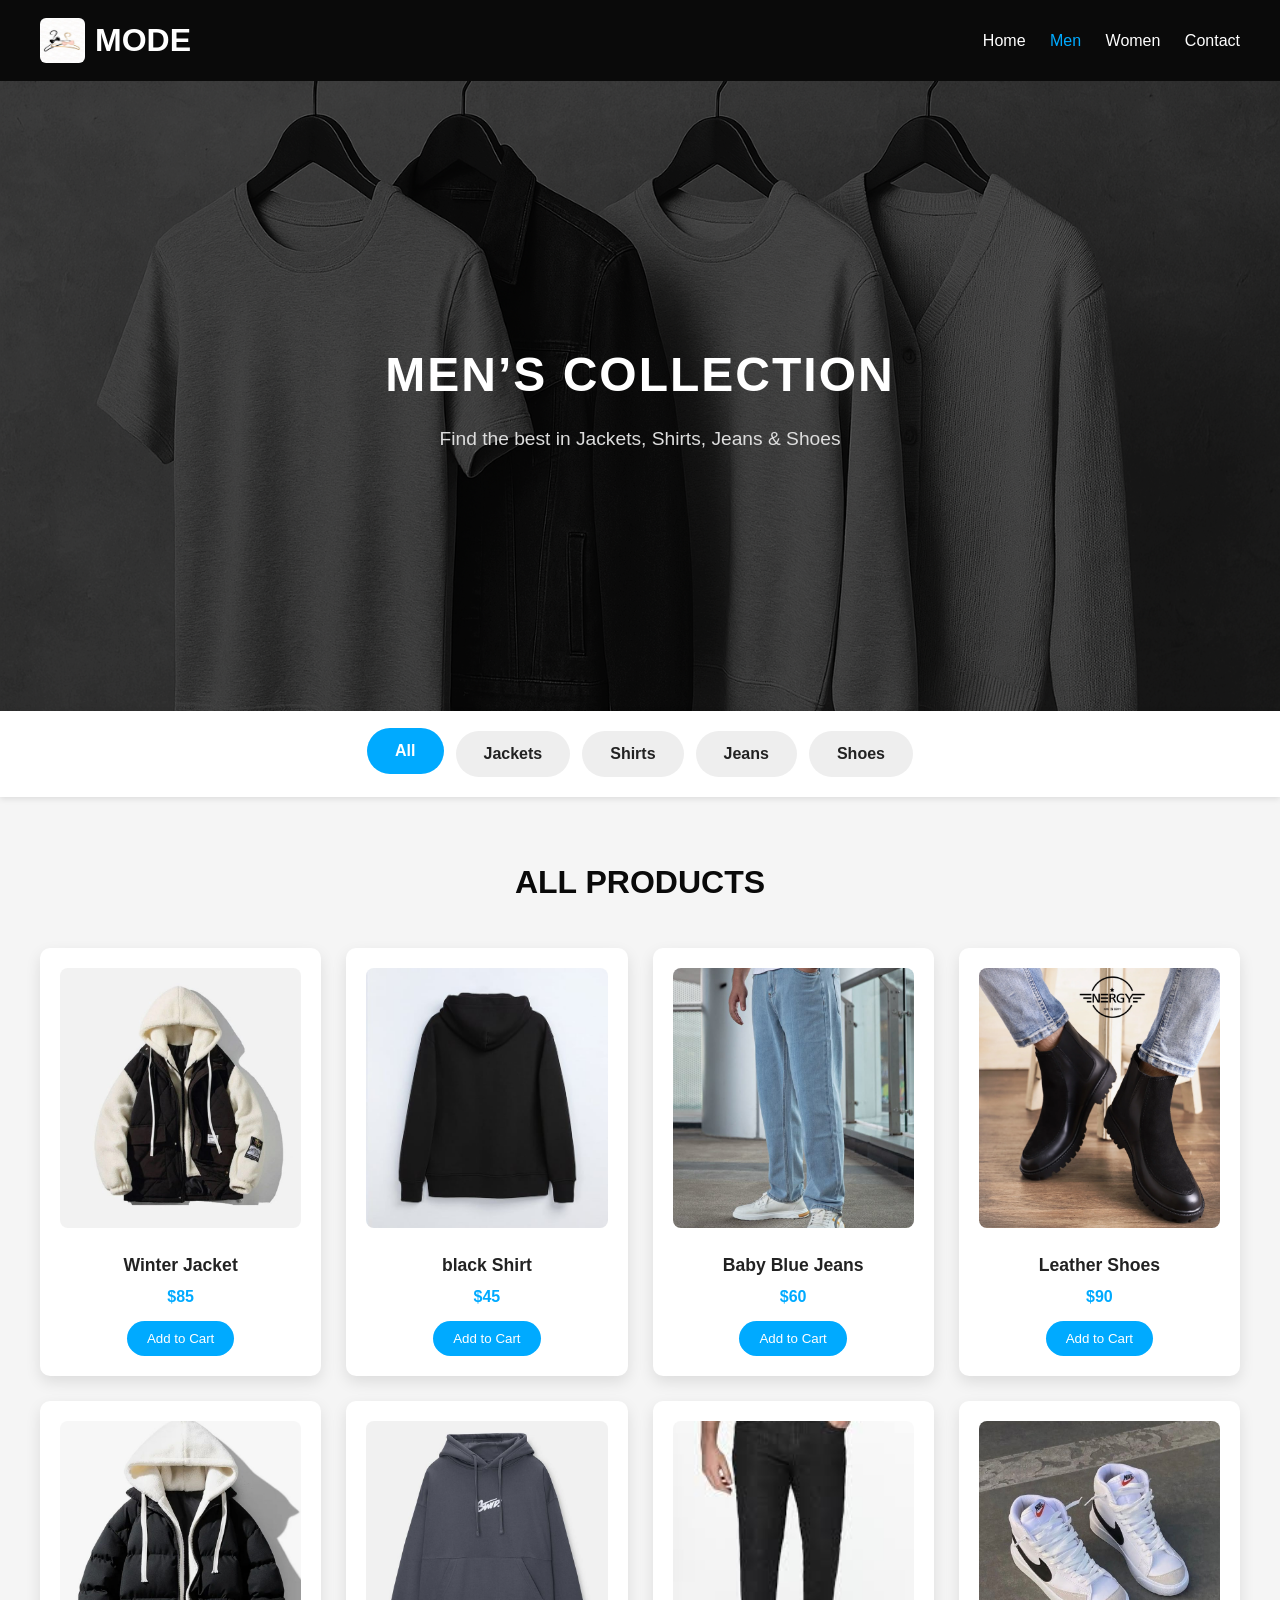
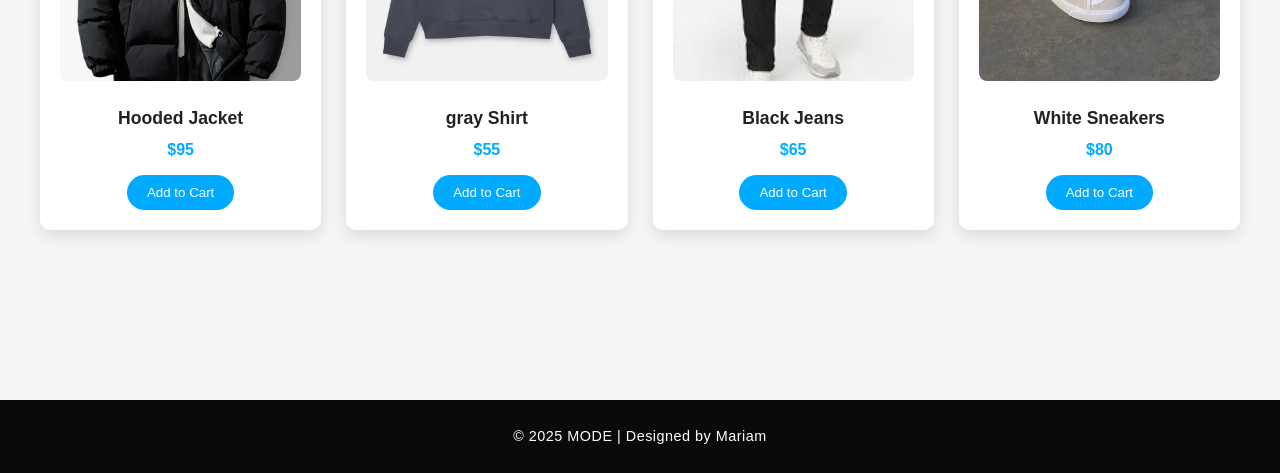
<file: index.html>
<!DOCTYPE html>
<html lang="en">
<head>
  <meta charset="UTF-8" />
  <meta name="viewport" content="width=device-width, initial-scale=1.0" />
  <title>MODE - Men's Collection</title>
  <link rel="stylesheet" href="men.css" />
  <link href="https://cdnjs.cloudflare.com/ajax/libs/font-awesome/6.4.0/css/all.min.css" rel="stylesheet">
</head>
<body>

  <!-- Header -->
  <header class="header">
    <div class="logo">
      <img src="images/log.jpg" alt="MODE Logo">
      <h1>MODE</h1>
    </div>
    <nav class="nav">
      <a href="home.html">Home</a>
      <a href="index.html" class="active">Men</a>
      <a href="#">Women</a>
      <a href="#">Contact</a>
    </nav>
  </header>

  <!-- Hero Section -->
  <section class="hero">
  <div class="overlay"></div>
  <div class="hero-content">
    <h2>Men’s Collection</h2>
    <p>Find the best in Jackets, Shirts, Jeans & Shoes</p>
  </div>
</section>

  <!-- Categories Buttons -->
  <div class="categories">
    <a href="index.html" class="active">All</a>
    <a href="jackets.html">Jackets</a>
    <a href="shirts.html">Shirts</a>
    <a href="jeans.html">Jeans</a>
    <a href="shoes.html">Shoes</a>
  </div>

  <!-- Product Section -->
  <section class="products">
    <h2>All Products</h2>

    <div class="product-grid">
      <div class="product-card"><img src="images/jac.jpg"><h3>Winter Jacket</h3><p>$85</p><button>Add to Cart</button></div>
      <div class="product-card"><img src="images/shirt.jpg"><h3>black Shirt</h3><p>$45</p><button>Add to Cart</button></div>
      <div class="product-card"><img src="images/jeans.jpg"><h3>Baby Blue Jeans</h3><p>$60</p><button>Add to Cart</button></div>
      <div class="product-card"><img src="images/shoes4.webp"><h3>Leather Shoes</h3><p>$90</p><button>Add to Cart</button></div>
      <div class="product-card"><img src="images/jac1.jpg"><h3>Hooded Jacket</h3><p>$95</p><button>Add to Cart</button></div>
      <div class="product-card"><img src="images/shirt2.jpg"><h3>gray Shirt</h3><p>$55</p><button>Add to Cart</button></div>
      <div class="product-card"><img src="images/jeans1.jpeg"><h3>Black Jeans</h3><p>$65</p><button>Add to Cart</button></div>
      <div class="product-card"><img src="images/shoes2.jpg"><h3>White Sneakers</h3><p>$80</p><button>Add to Cart</button></div>
    </div>
  </section>

  <!-- Footer -->
  <footer>
    <p>&copy; 2025 MODE | Designed by Mariam</p>
  </footer>

</body>
</html>
</file>
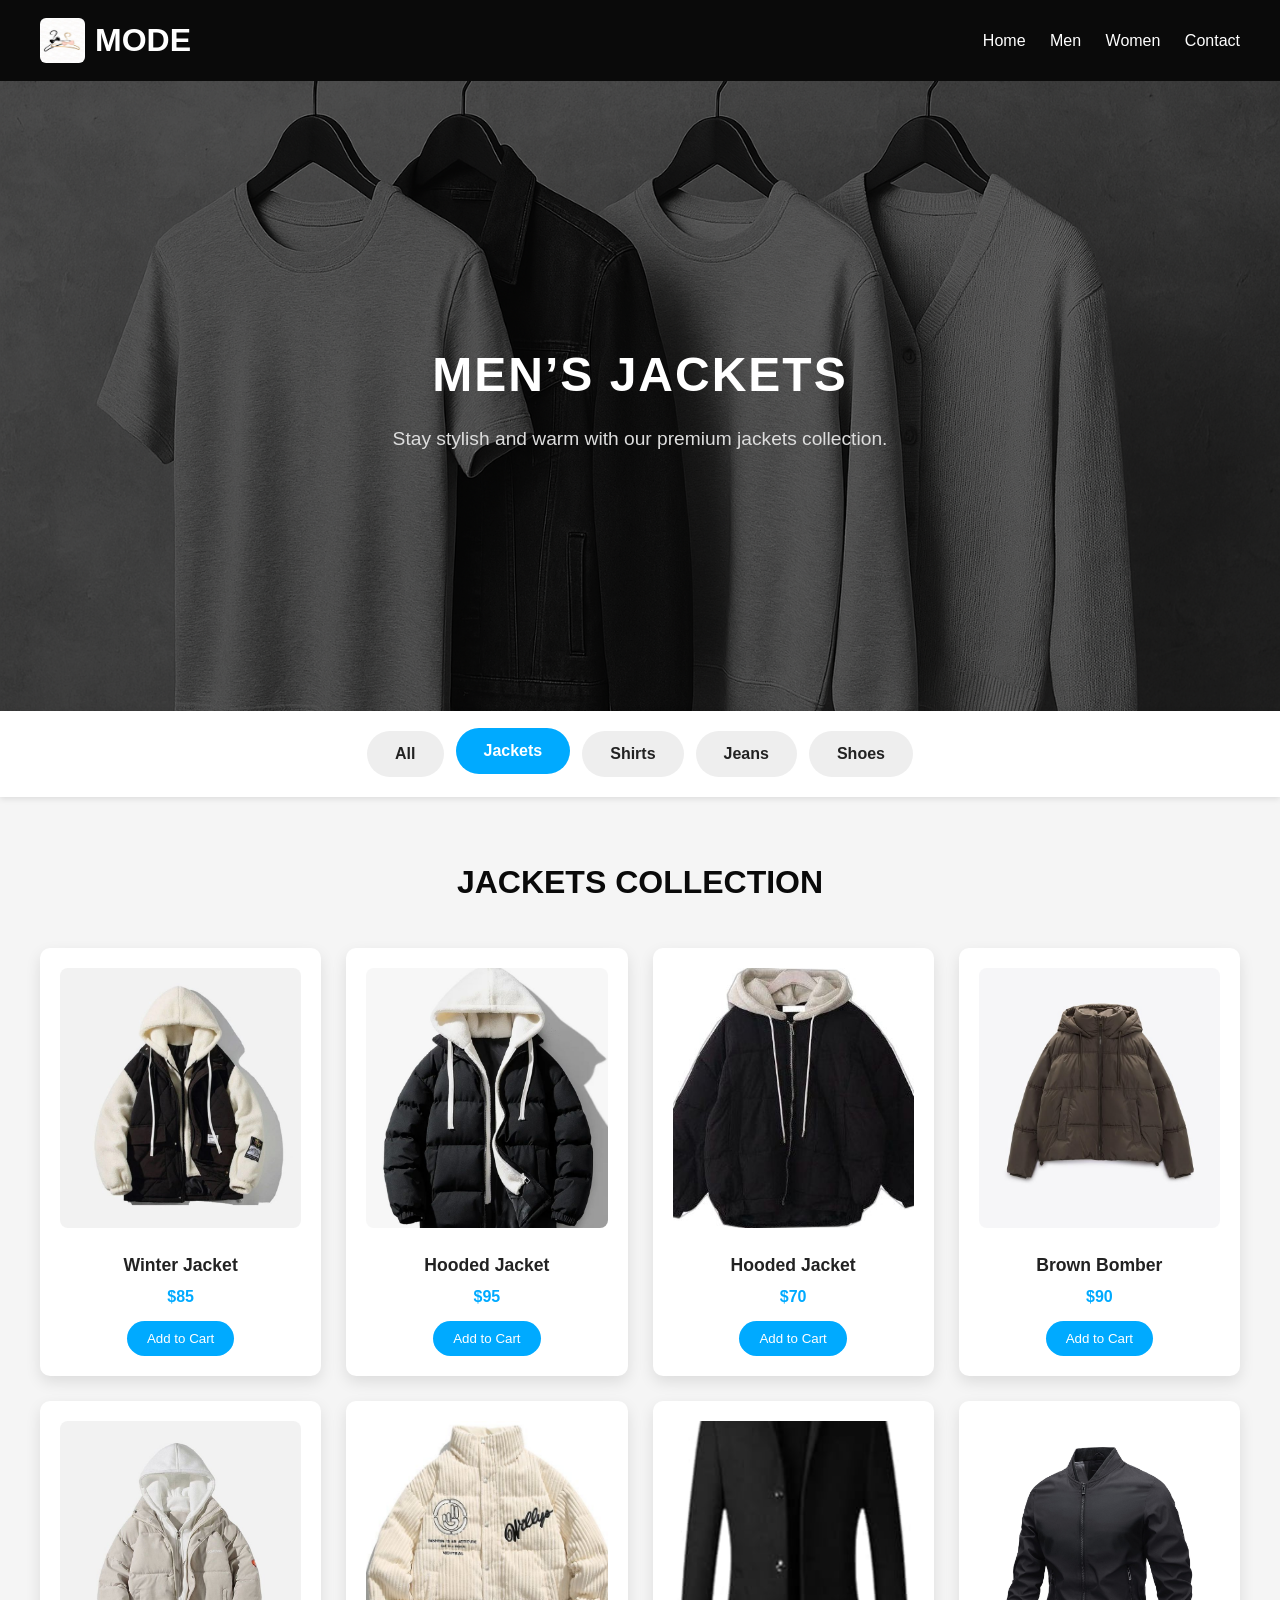
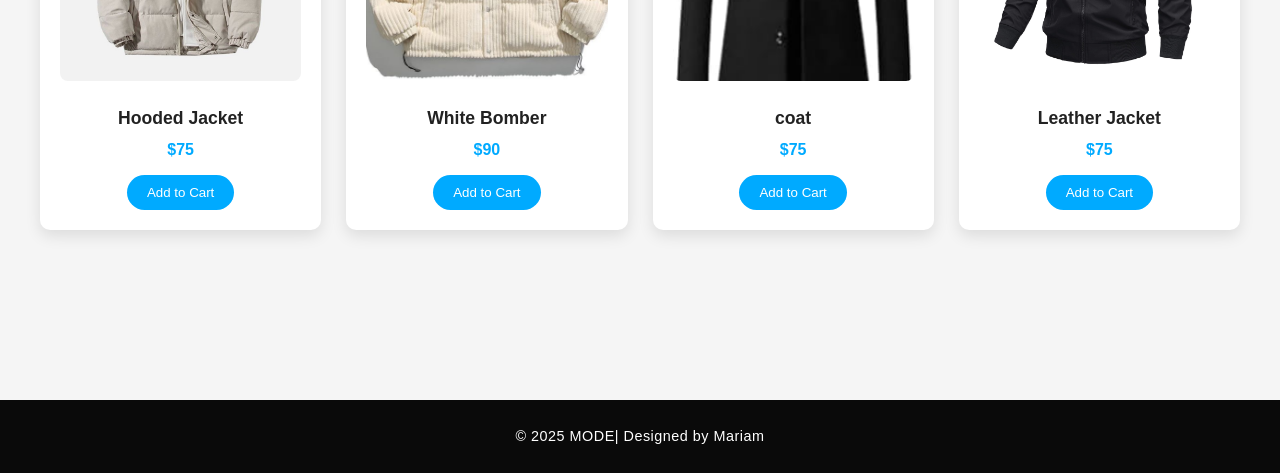
<file: jackets.html>
<!DOCTYPE html>
<html lang="en">
<head>
  <meta charset="UTF-8" />
  <meta name="viewport" content="width=device-width, initial-scale=1.0" />
  <title>ModeOn - Jackets</title>
  <link rel="stylesheet" href="men.css" />
</head>
<body>

  <header class="header">
    <div class="logo">
      <img src="images/log.jpg" alt="ModeOn Logo">
      <h1>MODE</h1>
    </div>
    <nav class="nav">
      <a href="home.html">Home</a>
      <a href="index.html">Men</a>
      <a href="women.html">Women</a>
      <a href="#">Contact</a>
    </nav>
  </header>

  <section class="hero">
    <div class="hero-content">
      <h2>Men’s Jackets</h2>
      <p>Stay stylish and warm with our premium jackets collection.</p>
    </div>
  </section>

  <div class="categories">
    <a href="index.html">All</a>
    <a href="jackets.html" class="active">Jackets</a>
    <a href="shirts.html">Shirts</a>
    <a href="jeans.html">Jeans</a>
    <a href="shoes.html">Shoes</a>
  </div>

  <section class="products">
    <h2>Jackets Collection</h2>

    <div class="product-grid">
      <div class="product-card"><img src="images/jac.jpg"><h3>Winter Jacket</h3><p>$85</p><button>Add to Cart</button></div>
      <div class="product-card"><img src="images/jac1.jpg"><h3>Hooded Jacket</h3><p>$95</p><button>Add to Cart</button></div>
      <div class="product-card"><img src="images/jac2.jpg"><h3>Hooded Jacket</h3><p>$70</p><button>Add to Cart</button></div>
      <div class="product-card"><img src="images/jac3.jpg"><h3>Brown Bomber</h3><p>$90</p><button>Add to Cart</button></div>
      <div class="product-card"><img src="images/jac4.jpg"><h3>Hooded Jacket</h3><p>$75</p><button>Add to Cart</button></div>
      <div class="product-card"><img src="images/jac5.jpg"><h3>White Bomber</h3><p>$90</p><button>Add to Cart</button></div>
      <div class="product-card"><img src="images/jac6.jpg"><h3>coat</h3><p>$75</p><button>Add to Cart</button></div>
      <div class="product-card"><img src="images/jac7.jpg"><h3>Leather Jacket</h3><p>$75</p><button>Add to Cart</button></div>
    </div>
  </section>

  <footer>
    <p>&copy; 2025 MODE| Designed by Mariam</p>
  </footer>

</body>
</html>
</file>
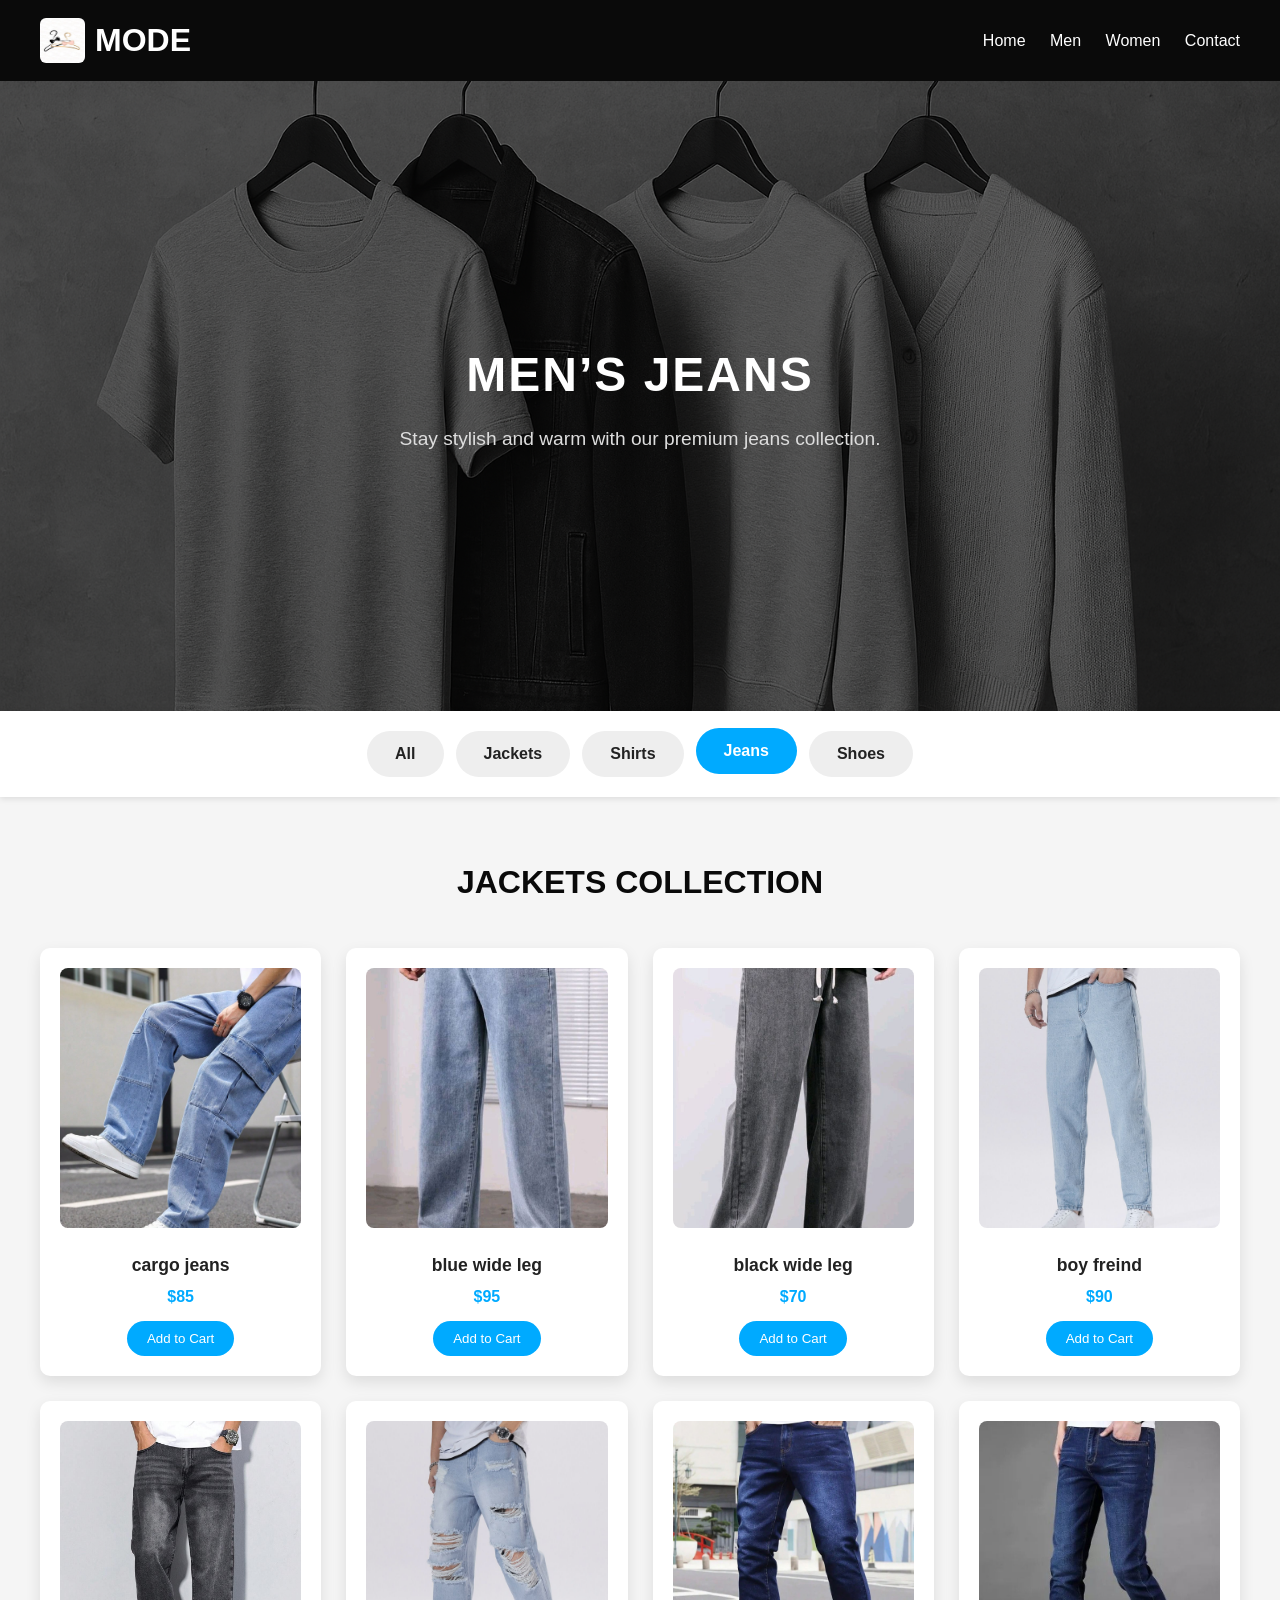
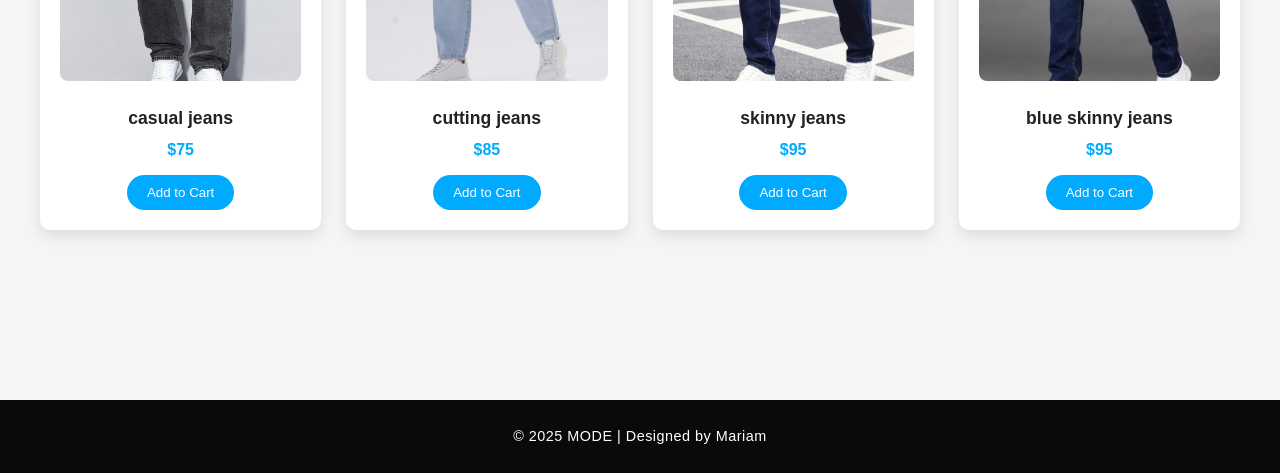
<file: jeans.html>
<!DOCTYPE html>
<html lang="en">
<head>
  <meta charset="UTF-8" />
  <meta name="viewport" content="width=device-width, initial-scale=1.0" />
  <title>ModeOn - Jackets</title>
  <link rel="stylesheet" href="men.css" />
</head>
<body>

  <header class="header">
    <div class="logo">
      <img src="images/log.jpg" alt="ModeOn Logo">
      <h1>MODE</h1>
    </div>
    <nav class="nav">
      <a href="home.html">Home</a>
      <a href="index.html">Men</a>
      <a href="women.html">Women</a>
      <a href="#">Contact</a>
    </nav>
  </header>

  <section class="hero">
    <div class="hero-content">
      <h2>Men’s Jeans</h2>
      <p>Stay stylish and warm with our premium jeans collection.</p>
    </div>
  </section>

  <div class="categories">
    <a href="index.html">All</a>
    <a href="jackets.html" >Jackets</a>
    <a href="shirts.html">Shirts</a>
    <a href="jeans.html" class="active">Jeans</a>
    <a href="shoes.html">Shoes</a>
  </div>

  <section class="products">
    <h2>Jackets Collection</h2>

    <div class="product-grid">
      <div class="product-card"><img src="images/cargo.jpg"><h3>cargo jeans</h3><p>$85</p><button>Add to Cart</button></div>
      <div class="product-card"><img src="images/wide leg.jpg"><h3>blue wide leg</h3><p>$95</p><button>Add to Cart</button></div>
      <div class="product-card"><img src="images/black wide leg.jpg"><h3>black wide leg</h3><p>$70</p><button>Add to Cart</button></div>
      <div class="product-card"><img src="images/boy friend.jpg"><h3>boy freind</h3><p>$90</p><button>Add to Cart</button></div>
      <div class="product-card"><img src="images/casual jeans.jpg"><h3>casual jeans</h3><p>$75</p><button>Add to Cart</button></div>
      <div class="product-card"><img src="images/cutting jeans1.jpg"><h3>cutting jeans</h3><p>$85</p><button>Add to Cart</button></div>
      <div class="product-card"><img src="images/skinny jeans.jpg"><h3>skinny jeans</h3><p>$95</p><button>Add to Cart</button></div>
      <div class="product-card"><img src="images/blue skinny jeans.jpg"><h3>blue skinny jeans</h3><p>$95</p><button>Add to Cart</button></div>

    </div>
  </section>

  <footer>
    <p>&copy; 2025 MODE | Designed by Mariam</p>
  </footer>

</body>
</html>
</file>
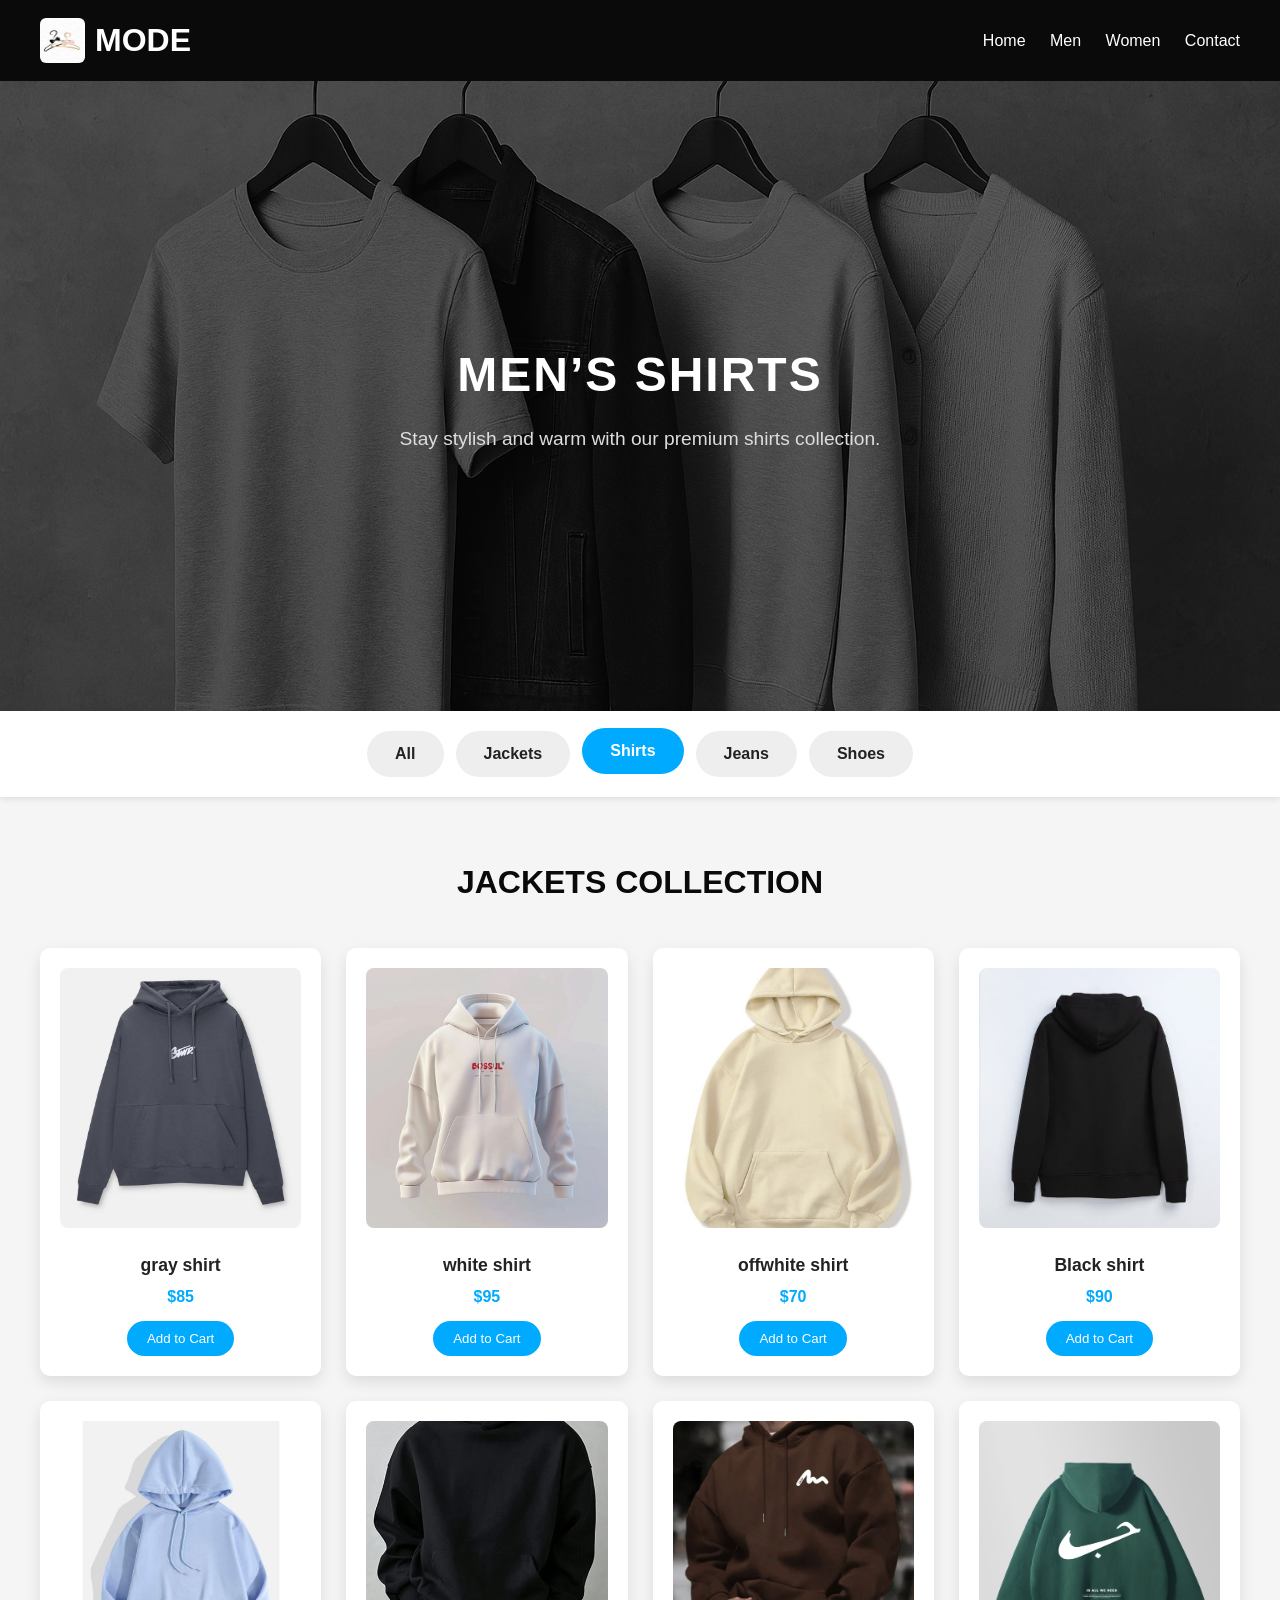
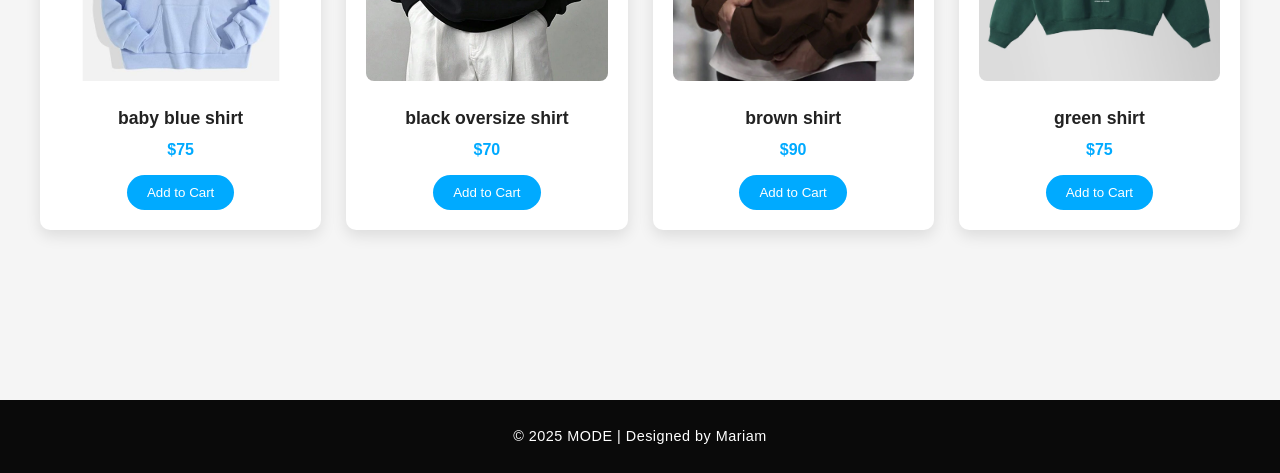
<file: shirts.html>
<!DOCTYPE html>
<html lang="en">
<head>
  <meta charset="UTF-8" />
  <meta name="viewport" content="width=device-width, initial-scale=1.0" />
  <title>MODE - Shirts</title>
  <link rel="stylesheet" href="men.css" />
</head>
<body>

  <header class="header">
    <div class="logo">
      <img src="images/log.jpg" alt="MODE Logo">
      <h1>MODE</h1>
    </div>
    <nav class="nav">
      <a href="home.html">Home</a>
      <a href="index.html">Men</a>
      <a href="women.html">Women</a>
      <a href="#">Contact</a>
    </nav>
  </header>

  <section class="hero">
    <div class="hero-content">
      <h2>Men’s Shirts</h2>
      <p>Stay stylish and warm with our premium shirts collection.</p>
    </div>
  </section>

  <div class="categories">
    <a href="index.html">All</a>
    <a href="jackets.html" >Jackets</a>
    <a href="shirts.html" class="active">Shirts</a>
    <a href="jeans.html">Jeans</a>
    <a href="shoes.html">Shoes</a>
  </div>

  <section class="products">
    <h2>Jackets Collection</h2>

    <div class="product-grid">
      <div class="product-card"><img src="images/shirt2.jpg"><h3>gray shirt</h3><p>$85</p><button>Add to Cart</button></div>
      <div class="product-card"><img src="images/shirt1.jpg"><h3>white shirt</h3><p>$95</p><button>Add to Cart</button></div>
      <div class="product-card"><img src="images/shirt3.jpg"><h3>offwhite shirt</h3><p>$70</p><button>Add to Cart</button></div>
      <div class="product-card"><img src="images/shirt.jpg"><h3>Black shirt</h3><p>$90</p><button>Add to Cart</button></div>
      <div class="product-card"><img src="images/shirt4.jpg"><h3>baby blue shirt</h3><p>$75</p><button>Add to Cart</button></div>
      <div class="product-card"><img src="images/black oversize shirt.jpg"><h3>black oversize shirt</h3><p>$70</p><button>Add to Cart</button></div>
      <div class="product-card"><img src="images/brown shirt.jpg"><h3>brown shirt</h3><p>$90</p><button>Add to Cart</button></div>
      <div class="product-card"><img src="images/green shirt.jpg"><h3>green shirt</h3><p>$75</p><button>Add to Cart</button></div>
    </div>
  </section>

  <footer>
    <p>&copy; 2025 MODE | Designed by Mariam</p>
  </footer>

</body>
</html>
</file>
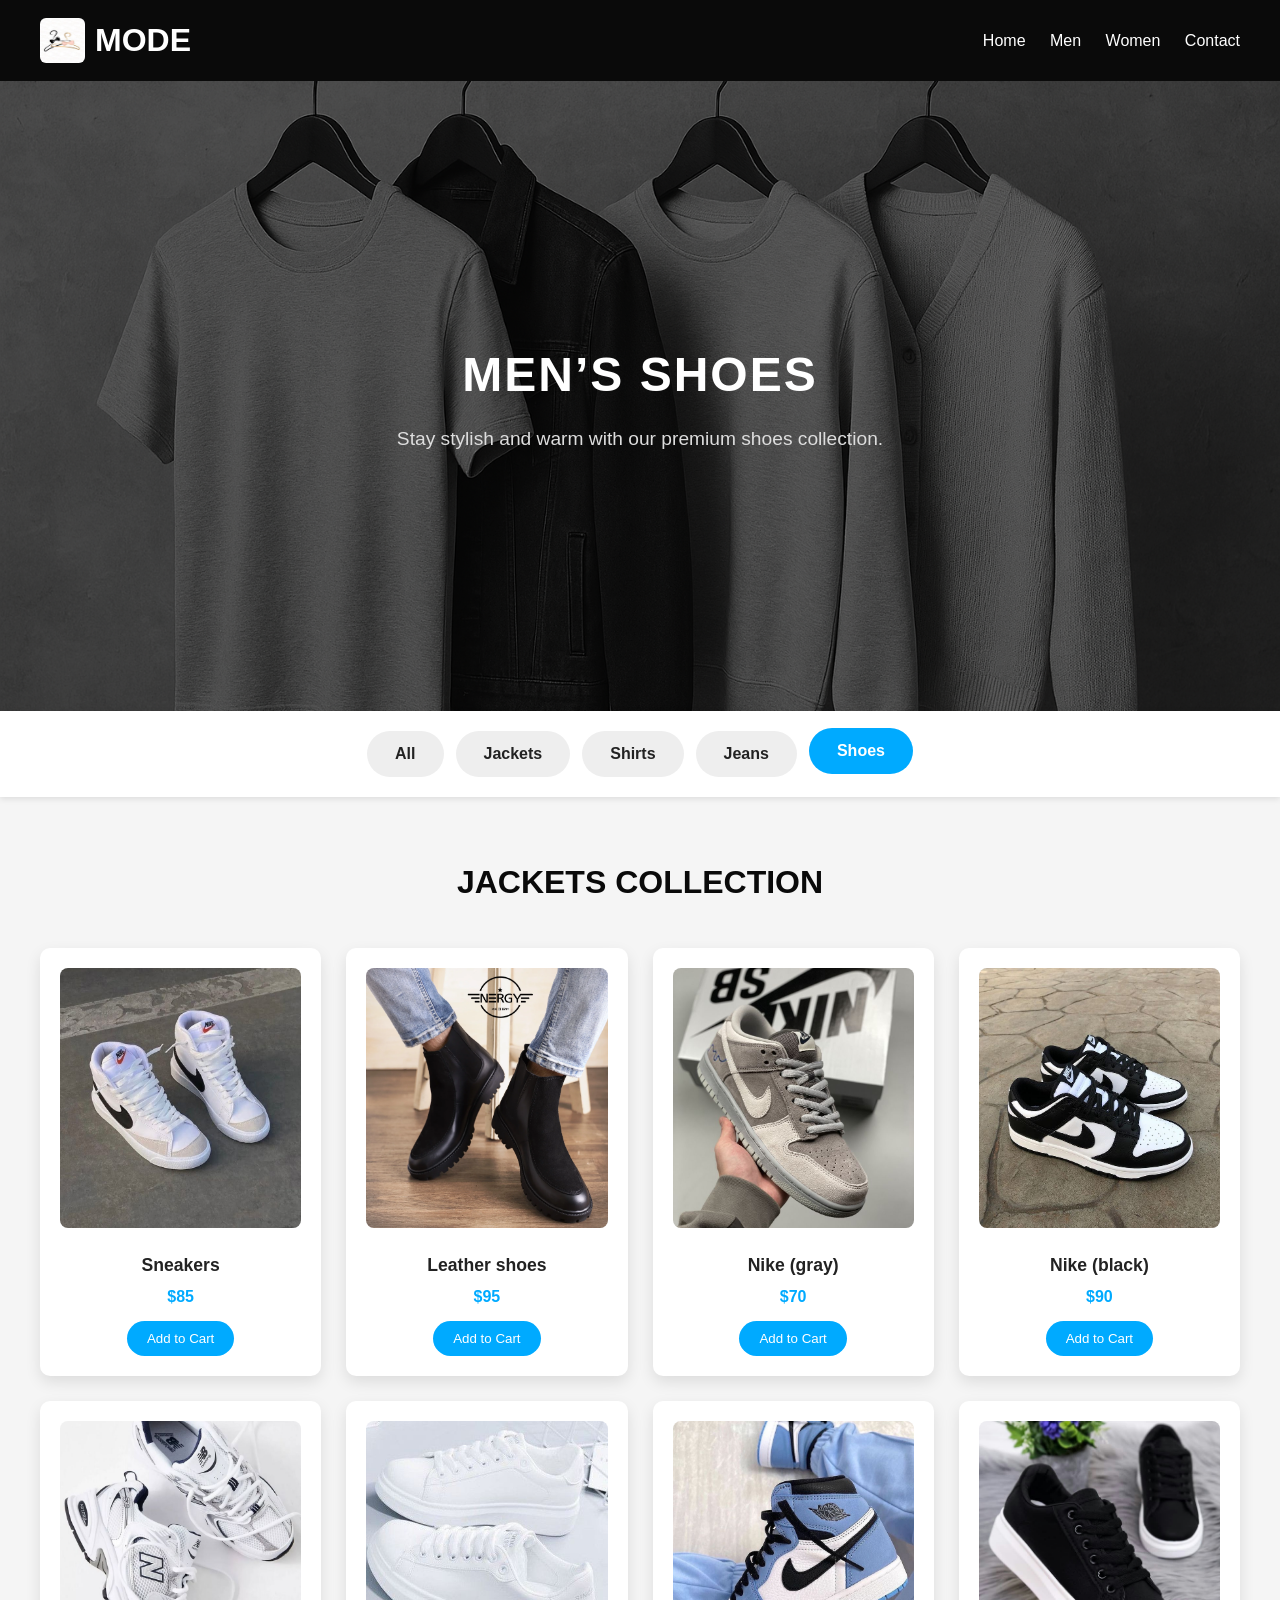
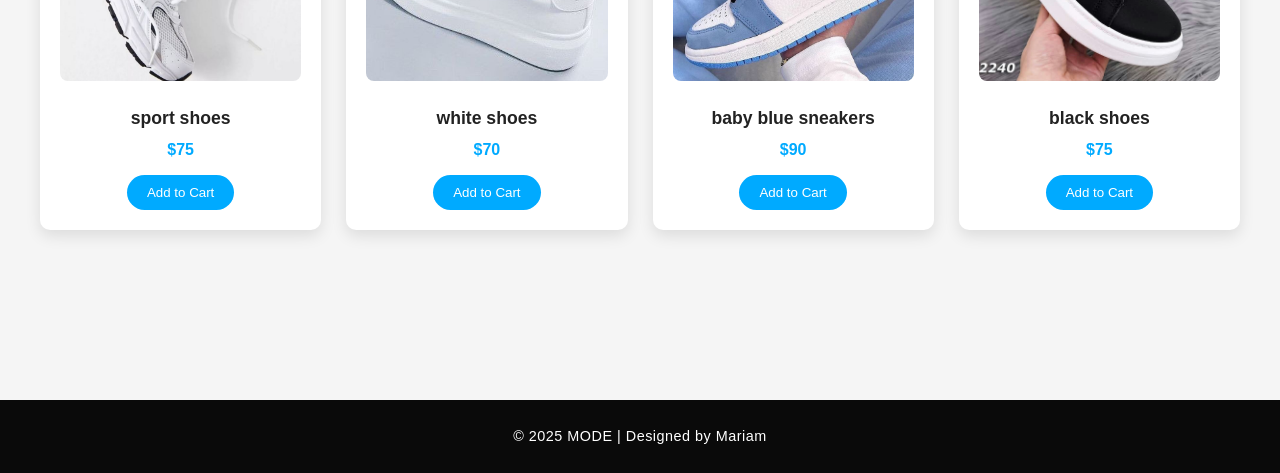
<file: shoes.html>
<!DOCTYPE html>
<html lang="en">
<head>
  <meta charset="UTF-8" />
  <meta name="viewport" content="width=device-width, initial-scale=1.0" />
  <title>MODE - shoes</title>
  <link rel="stylesheet" href="men.css" />
</head>
<body>

  <header class="header">
    <div class="logo">
      <img src="images/log.jpg" alt="MODE Logo">
      <h1>MODE</h1>
    </div>
    <nav class="nav">
      <a href="home.html">Home</a>
      <a href="index.html">Men</a>
      <a href="women.html">Women</a>
      <a href="#">Contact</a>
    </nav>
  </header>

  <section class="hero">
    <div class="hero-content">
      <h2>Men’s Shoes</h2>
      <p>Stay stylish and warm with our premium shoes collection.</p>
    </div>
  </section>

  <div class="categories">
    <a href="index.html">All</a>
    <a href="jackets.html" >Jackets</a>
    <a href="shirts.html">Shirts</a>
    <a href="jeans.html">Jeans</a>
    <a href="shoes.html" class="active">Shoes</a>
  </div>

  <section class="products">
    <h2>Jackets Collection</h2>

    <div class="product-grid">
      <div class="product-card"><img src="images/shoes2.jpg"><h3>Sneakers </h3><p>$85</p><button>Add to Cart</button></div>
      <div class="product-card"><img src="images/shoes4.webp"><h3>Leather shoes</h3><p>$95</p><button>Add to Cart</button></div>
      <div class="product-card"><img src="images/shoes.jpg"><h3>Nike (gray) </h3><p>$70</p><button>Add to Cart</button></div>
      <div class="product-card"><img src="images/shoes1.jpg"><h3>Nike (black) </h3><p>$90</p><button>Add to Cart</button></div>
      <div class="product-card"><img src="images/shoes3.jpg"><h3>sport shoes</h3><p>$75</p><button>Add to Cart</button></div>
      <div class="product-card"><img src="images/white shoes.jpg"><h3>white shoes </h3><p>$70</p><button>Add to Cart</button></div>
      <div class="product-card"><img src="images/baby blue sneakers.jpg"><h3>baby blue sneakers </h3><p>$90</p><button>Add to Cart</button></div>
      <div class="product-card"><img src="images/black shoes.jpg"><h3>black shoes</h3><p>$75</p><button>Add to Cart</button></div>
    </div>
  </section>

  <footer>
    <p>&copy; 2025 MODE | Designed by Mariam</p>
  </footer>

</body>
</html>
</file>
<file: men.css>
/* ===================== RESET & BASE ===================== */
* {
  margin: 0;
  padding: 0;
  box-sizing: border-box;
  font-family: "Poppins", sans-serif;
}

html {
  scroll-behavior: smooth;
}

body {
  background-color: #f5f5f5;
  color: #222;
  line-height: 1.6;
}

/* ===================== HEADER ===================== */
.header {
  background-color: #0a0a0a;
  color: white;
  display: flex;
  justify-content: space-between;
  align-items: center;
  padding: 15px 40px;
  flex-wrap: wrap;
}

.logo {
  display: flex;
  align-items: center;
}

.logo img {
  width: 45px;
  height: 45px;
  margin-right: 10px;
  border-radius: 6px;
}

.nav a {
  color: white;
  text-decoration: none;
  margin-left: 20px;
  font-weight: 500;
  transition: color 0.3s ease;
}

.nav a:hover,
.nav a.active {
  color: #00aaff;
}

/* ===================== HERO SECTION ===================== */
.hero {
  background-image: url("images/men-banner.jpg");
  background-size: cover;
  background-position: center;
  position: relative;
  color: white;
  text-align: center;
  padding: 100px 20px;
}

.hero::after {
  content: "";
  position: absolute;
  top: 0;
  left: 0;
  width: 100%;
  height: 100%;
  background: rgba(0, 0, 0, 0.55);
}

.hero-content {
  position: relative;
  z-index: 1;
}

.hero h2 {
  font-size: 2.8rem;
  margin-bottom: 10px;
  text-transform: uppercase;
  letter-spacing: 2px;
}

.hero p {
  font-size: 1.1rem;
  color: #ddd;
}

/* ===================== CATEGORY BUTTONS ===================== */
.categories {
  display: flex;
  justify-content: center;
  flex-wrap: wrap;
  gap: 12px;
  background: #fff;
  padding: 20px;
  position: sticky;
  top: 0;
  z-index: 100;
  box-shadow: 0 2px 6px rgba(0, 0, 0, 0.1);
}

.categories a {
  background: #eee;
  border: none;
  padding: 10px 28px;
  border-radius: 25px;
  cursor: pointer;
  font-weight: 600;
  text-decoration: none;
  color: #222;
  transition: all 0.3s ease;
}

.categories a:hover,
.categories a.active {
  background: #00aaff;
  color: white;
  transform: translateY(-3px);
}

/* ===================== PRODUCTS SECTION ===================== */
.products {
  padding: 60px 20px;
  text-align: center;
}

.products h2 {
  font-size: 2rem;
  color: #0a0a0a;
  margin-bottom: 40px;
  text-transform: uppercase;
}

.section-title {
  margin: 50px 0 25px;
  color: #0a0a0a;
  font-size: 1.4rem;
  text-transform: uppercase;
  border-left: 5px solid #00aaff;
  display: inline-block;
  padding-left: 10px;
}

/* GRID */
.product-grid {
  display: grid;
  grid-template-columns: repeat(auto-fit, minmax(250px, 1fr));
  gap: 25px;
  max-width: 1200px;
  margin: 0 auto 60px;
}

/* CARD */
.product-card {
  background: white;
  border-radius: 10px;
  box-shadow: 0 6px 15px rgba(0, 0, 0, 0.1);
  padding: 20px;
  transition: all 0.3s ease;
}

.product-card:hover {
  transform: translateY(-5px);
  box-shadow: 0 12px 25px rgba(0, 0, 0, 0.15);
}

.product-card img {
  width: 100%;
  height: 260px;
  object-fit: cover;
  border-radius: 8px;
  margin-bottom: 15px;
}

.product-card h3 {
  font-size: 1.1rem;
  margin-bottom: 5px;
  color: #222;
}

.product-card p {
  color: #00aaff;
  font-weight: bold;
  margin-bottom: 12px;
}

.product-card button {
  background: #00aaff;
  color: white;
  border: none;
  padding: 10px 20px;
  border-radius: 25px;
  cursor: pointer;
  transition: 0.3s;
}

.product-card button:hover {
  background: #0077cc;
  transform: translateY(-2px);
}

/* ===================== FOOTER ===================== */
footer {
  background: #0a0a0a;
  color: white;
  text-align: center;
  padding: 25px;
  font-size: 0.9rem;
  margin-top: 50px;
  letter-spacing: 0.5px;
}

/* ===================== RESPONSIVE ===================== */

/* Tablet */
@media (max-width: 992px) {
  .hero h2 {
    font-size: 2.2rem;
  }
  .product-card img {
    height: 230px;
  }
}

/* Mobile */
@media (max-width: 768px) {
  .header {
    flex-direction: column;
    text-align: center;
    gap: 10px;
  }

  .categories {
    flex-direction: column;
  }

  .hero h2 {
    font-size: 1.8rem;
  }

  .product-card img {
    height: 200px;
  }

  .product-card h3 {
    font-size: 1rem;
  }

  .section-title {
    font-size: 1.2rem;
  }
}

/* Small Mobile */
@media (max-width: 480px) {
  .hero {
    padding: 60px 15px;
  }

  .hero h2 {
    font-size: 1.6rem;
  }

  .product-card img {
    height: 180px;
  }

  .product-card button {
    padding: 8px 18px;
    font-size: 0.85rem;
  }
}
/*صورة الخلفية */
/* Hero Section */
.hero {
  position: relative;
  height: 70vh;
  background: url("images/logo.png") no-repeat center center/cover;
  display: flex;
  justify-content: center;
  align-items: center;
  text-align: center;
  color: white;
}

/* Dark overlay layer */
.hero .overlay {
  position: absolute;
  top: 0;
  left: 0;
  width: 100%;
  height: 100%;
  background: rgba(0,0,0,0.2);
  z-index: 1;
}

/* Text styling */
.hero-content {
  position: relative;
  z-index: 2;
}

.hero-content h2 {
  font-size: 3rem;
  margin-bottom: 10px;
}

.hero-content p {
  font-size: 1.2rem;
}
</file>
